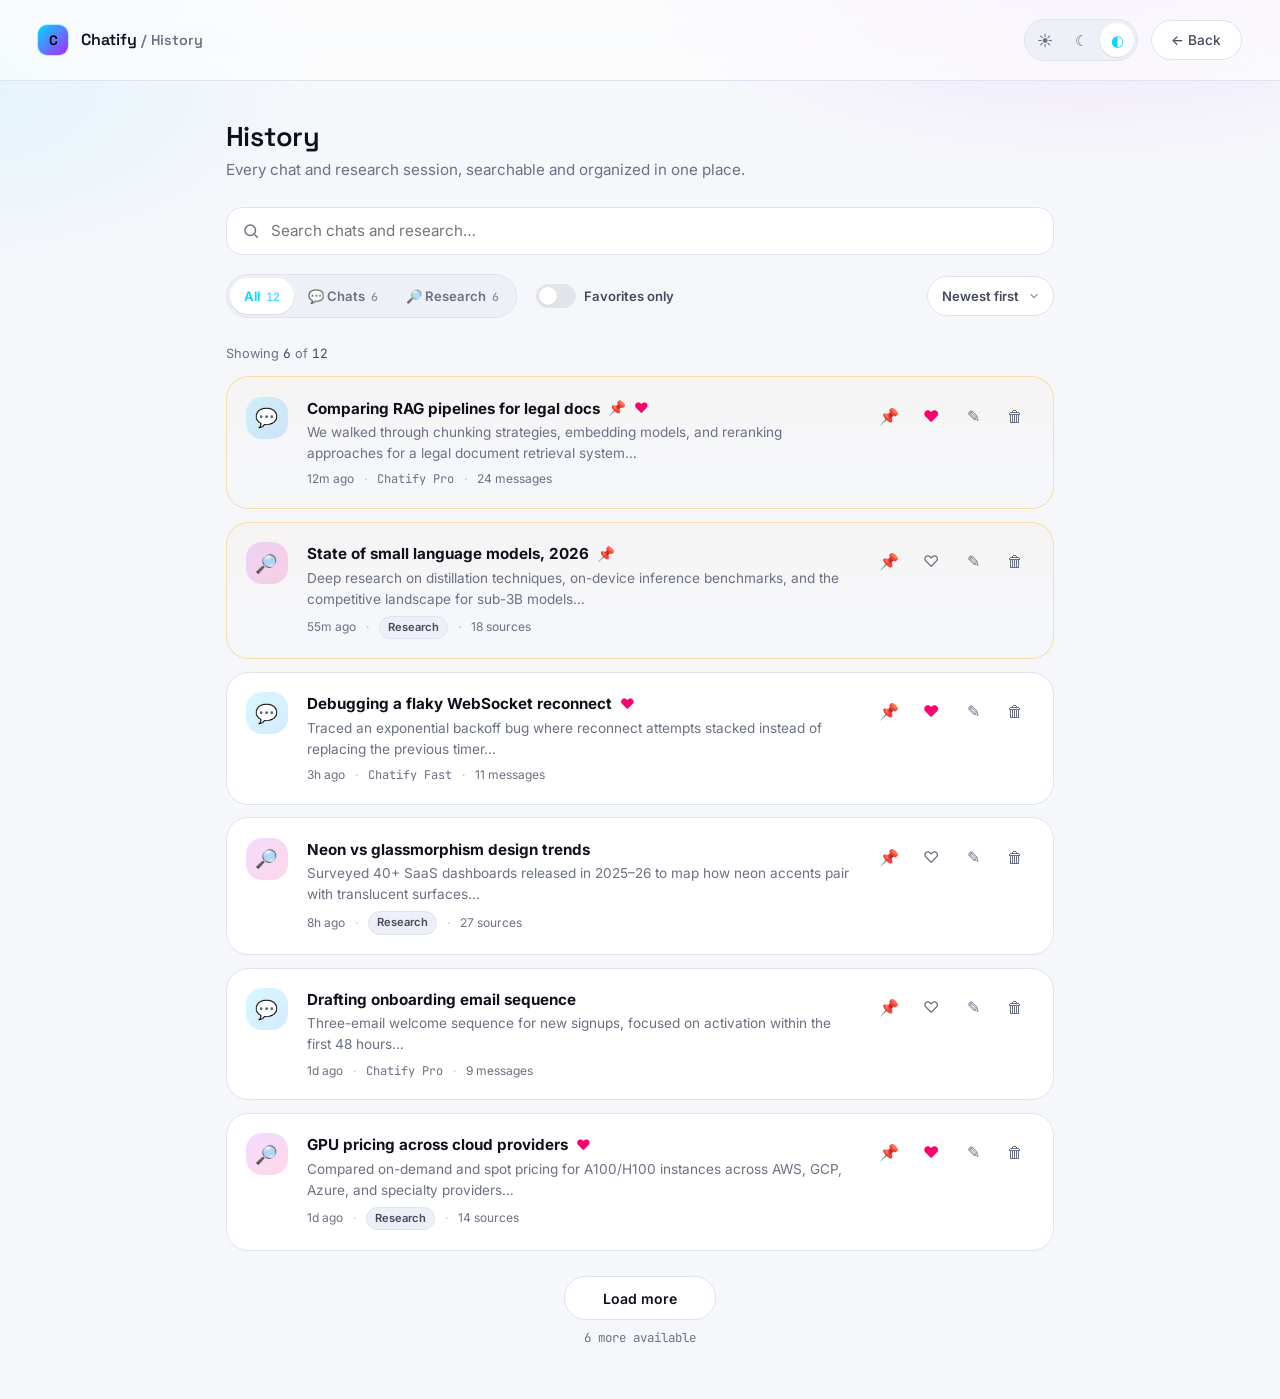
<file: FRONTEND/history.html>
<!DOCTYPE html>
<html lang="en">
<head>
<meta charset="UTF-8">
<meta name="viewport" content="width=device-width, initial-scale=1.0">
<link rel="stylesheet" href="C:\Users\Renewfy\Links\CHATIFY\STATIC\CSS\SizeAdjuster.css">
<meta name="description" content="Chatify AI — Your chat and research history">
<meta name="theme-color" content="#0a0a16">
<title>History — Chatify AI</title>

<link rel="preconnect" href="https://fonts.googleapis.com">
<link rel="preconnect" href="https://fonts.gstatic.com" crossorigin>
<link href="https://fonts.googleapis.com/css2?family=Space+Grotesk:wght@500;600;700&family=Inter:wght@400;500;600;700&family=JetBrains+Mono:wght@400;500&display=swap" rel="stylesheet">

<style>
/* ============================================================================
   DESIGN TOKENS — shared with account.html for a consistent Chatify AI feel
   ============================================================================ */

:root {
    --cyan: #00d9ff;
    --purple: #b024ff;
    --pink: #ff006e;
    --blue: #0080ff;
    --lime: #39ff14;

    --success: #2fe3a3;
    --error: #ff5470;
    --warning: #ffb020;

    --bg-0: #f6f7fb;
    --bg-1: #ffffff;
    --bg-2: #eef0f7;
    --ink-0: #10101c;
    --ink-1: #464a5e;
    --ink-2: #6b7184;
    --line: #dfe2ef;
    --glass: rgba(255, 255, 255, 0.6);
    --overlay: rgba(10, 10, 22, 0.55);
    --ring-track: rgba(16, 16, 28, 0.08);

    --shadow-sm: 0 1px 2px rgba(16, 16, 28, 0.06), 0 1px 1px rgba(16, 16, 28, 0.04);
    --shadow-md: 0 8px 24px rgba(16, 16, 28, 0.08);
    --shadow-glow: 0 0 0 1px rgba(0, 217, 255, 0.4), 0 0 24px rgba(0, 217, 255, 0.22);

    --sp-1: 0.4rem;
    --sp-2: 0.8rem;
    --sp-3: 1.2rem;
    --sp-4: 1.6rem;
    --sp-5: 2.4rem;
    --sp-6: 3.2rem;

    --radius-s: 0.6rem;
    --radius-m: 1rem;
    --radius-l: 1.4rem;
    --radius-full: 999px;

    --font-display: "Space Grotesk", "Inter", sans-serif;
    --font-body: "Inter", -apple-system, sans-serif;
    --font-mono: "JetBrains Mono", "Menlo", monospace;

    --ease: cubic-bezier(0.16, 1, 0.3, 1);
    --fast: 140ms var(--ease);
    --base: 240ms var(--ease);
}

html.dark {
    --bg-0: #0a0a16;
    --bg-1: #12121f;
    --bg-2: #191929;
    --ink-0: #f5f6fb;
    --ink-1: #c6cae0;
    --ink-2: #8b90ab;
    --line: #2a2b42;
    --glass: rgba(20, 20, 36, 0.55);
    --overlay: rgba(4, 4, 10, 0.7);
    --ring-track: rgba(255, 255, 255, 0.08);

    --shadow-sm: 0 1px 2px rgba(0, 0, 0, 0.4);
    --shadow-md: 0 12px 32px rgba(0, 0, 0, 0.45);
    --shadow-glow: 0 0 0 1px rgba(0, 217, 255, 0.5), 0 0 28px rgba(0, 217, 255, 0.3);
}

/* ============================================================================
   RESET & BASE
   ============================================================================ */

* { margin: 0; padding: 0; box-sizing: border-box; }
html, body { height: 100%; }

body {
    font-family: var(--font-body);
    background: var(--bg-0);
    color: var(--ink-0);
    line-height: 1.55;
    -webkit-font-smoothing: antialiased;
    transition: background-color var(--base), color var(--base);
}

body::before {
    content: '';
    position: fixed;
    inset: 0;
    z-index: -1;
    background:
        radial-gradient(60vw 40vh at 85% -5%, rgba(176, 36, 255, 0.10), transparent 60%),
        radial-gradient(50vw 35vh at -5% 10%, rgba(0, 217, 255, 0.08), transparent 60%);
    pointer-events: none;
}

h1, h2, h3, h4 {
    font-family: var(--font-display);
    font-weight: 600;
    letter-spacing: -0.01em;
    line-height: 1.25;
    color: var(--ink-0);
}

a { color: var(--cyan); text-decoration: underline; text-decoration-thickness: 1.5px; text-underline-offset: 2px; }
a:hover { text-decoration-thickness: 2px; }

button, input, select, textarea { font-family: inherit; color: inherit; }

:focus { outline: none; }
:focus-visible {
    outline: 2px solid var(--cyan);
    outline-offset: 3px;
    border-radius: var(--radius-s);
}

@media (prefers-reduced-motion: reduce) {
    *, *::before, *::after {
        animation-duration: 0.01ms !important;
        animation-iteration-count: 1 !important;
        transition-duration: 0.01ms !important;
        scroll-behavior: auto !important;
    }
}

::selection { background: rgba(0, 217, 255, 0.25); }
.mono { font-family: var(--font-mono); }

.sr-only {
    position: absolute;
    width: 1px; height: 1px;
    padding: 0; margin: -1px;
    overflow: hidden;
    clip: rect(0, 0, 0, 0);
    white-space: nowrap;
    border: 0;
}

/* Skip link */
.skip-link {
    position: absolute;
    top: -44px;
    left: var(--sp-3);
    background: var(--cyan);
    color: #05050a;
    padding: 10px 16px;
    border-radius: var(--radius-s);
    text-decoration: none;
    font-weight: 600;
    font-size: 0.85rem;
    z-index: 100;
    transition: top var(--fast);
}
.skip-link:focus { top: var(--sp-3); }

/* ============================================================================
   SHELL / TOPBAR
   ============================================================================ */

.shell { min-height: 100vh; display: flex; flex-direction: column; }

.topbar {
    position: sticky;
    top: 0;
    z-index: 40;
    display: flex;
    align-items: center;
    justify-content: space-between;
    gap: var(--sp-3);
    padding: var(--sp-3) var(--sp-5);
    background: var(--glass);
    backdrop-filter: blur(14px);
    -webkit-backdrop-filter: blur(14px);
    border-bottom: 1px solid var(--line);
}

.brand {
    display: flex;
    align-items: center;
    gap: var(--sp-2);
    font-family: var(--font-display);
    font-weight: 600;
    font-size: 1rem;
    color: var(--ink-0);
    text-decoration: none;
}
.brand:hover { text-decoration: none; }

.brand-mark {
    width: 30px; height: 30px;
    border-radius: 9px;
    display: grid;
    place-items: center;
    background: linear-gradient(135deg, var(--cyan), var(--purple));
    color: #05050a;
    font-weight: 700;
    font-size: 0.85rem;
    box-shadow: 0 0 0 1px rgba(0, 217, 255, 0.3);
}

.crumb { color: var(--ink-2); font-size: 0.9rem; }

.topbar-actions { display: flex; align-items: center; gap: var(--sp-2); }

.theme-switch {
    display: inline-flex;
    padding: 3px;
    gap: 2px;
    background: var(--bg-2);
    border: 1px solid var(--line);
    border-radius: var(--radius-full);
}
.theme-switch button {
    border: none;
    background: transparent;
    color: var(--ink-2);
    width: 34px; height: 34px;
    border-radius: var(--radius-full);
    display: grid;
    place-items: center;
    cursor: pointer;
    font-size: 0.95rem;
    transition: background var(--fast), color var(--fast);
}
.theme-switch button.active { background: var(--bg-1); color: var(--cyan); box-shadow: var(--shadow-sm); }

.btn-back {
    min-height: 40px;
    padding: 0 var(--sp-3);
    border-radius: var(--radius-full);
    border: 1px solid var(--line);
    background: var(--bg-1);
    color: var(--ink-1);
    font-size: 0.85rem;
    font-weight: 500;
    cursor: pointer;
    transition: border-color var(--fast), color var(--fast);
}
.btn-back:hover { border-color: var(--cyan); color: var(--cyan); }

/* ============================================================================
   MAIN
   ============================================================================ */

.main {
    flex: 1;
    width: 100%;
    max-width: 880px;
    margin: 0 auto;
    padding: var(--sp-5) var(--sp-4) var(--sp-6);
}

.page-lede { margin-bottom: var(--sp-4); }
.page-lede h1 { font-size: 1.7rem; margin-bottom: 4px; }
.page-lede p { color: var(--ink-2); font-size: 0.95rem; }

/* ---- Toolbar: search + filters ---- */

.toolbar {
    display: flex;
    flex-direction: column;
    gap: var(--sp-3);
    margin-bottom: var(--sp-4);
}

.search-box {
    position: relative;
    display: flex;
    align-items: center;
}

.search-box svg {
    position: absolute;
    left: 16px;
    width: 18px; height: 18px;
    color: var(--ink-2);
    pointer-events: none;
}

.search-box input {
    width: 100%;
    min-height: 48px;
    padding: 10px 44px;
    border-radius: var(--radius-m);
    border: 1px solid var(--line);
    background: var(--bg-1);
    color: var(--ink-0);
    font-size: 0.95rem;
    transition: border-color var(--fast), box-shadow var(--fast);
}
.search-box input:focus-visible {
    border-color: var(--cyan);
    box-shadow: 0 0 0 4px rgba(0, 217, 255, 0.14);
}

.search-clear {
    position: absolute;
    right: 8px;
    width: 32px; height: 32px;
    border: none;
    background: transparent;
    color: var(--ink-2);
    border-radius: 50%;
    cursor: pointer;
    display: none;
    align-items: center;
    justify-content: center;
    font-size: 1rem;
}
.search-clear.show { display: flex; }
.search-clear:hover { background: var(--bg-2); color: var(--ink-0); }

.filter-row {
    display: flex;
    align-items: center;
    justify-content: space-between;
    gap: var(--sp-3);
    flex-wrap: wrap;
}

.filter-left {
    display: flex;
    align-items: center;
    gap: var(--sp-3);
    flex-wrap: wrap;
}

.segmented {
    display: inline-flex;
    padding: 3px;
    background: var(--bg-2);
    border: 1px solid var(--line);
    border-radius: var(--radius-full);
}
.segmented button {
    border: none;
    background: transparent;
    color: var(--ink-2);
    padding: 7px 14px;
    min-height: 36px;
    border-radius: var(--radius-full);
    font-size: 0.82rem;
    font-weight: 600;
    cursor: pointer;
    transition: background var(--fast), color var(--fast);
    display: flex;
    align-items: center;
    gap: 6px;
}
.segmented button.active { background: var(--bg-1); color: var(--cyan); box-shadow: var(--shadow-sm); }
.segmented button .count { font-family: var(--font-mono); font-size: 0.72rem; opacity: 0.75; }

.select-sort {
    min-height: 40px;
    padding: 8px 34px 8px 14px;
    border-radius: var(--radius-full);
    border: 1px solid var(--line);
    background-color: var(--bg-1);
    color: var(--ink-1);
    font-size: 0.82rem;
    font-weight: 600;
    cursor: pointer;
    appearance: none;
    background-image: url("data:image/svg+xml,%3Csvg xmlns='http://www.w3.org/2000/svg' width='14' height='14' viewBox='0 0 24 24' fill='none' stroke='%238b90ab' stroke-width='2'%3E%3Cpath d='M6 9l6 6 6-6'/%3E%3C/svg%3E");
    background-repeat: no-repeat;
    background-position: right 12px center;
}
.select-sort:focus-visible { border-color: var(--cyan); }

.fav-filter {
    display: flex;
    align-items: center;
    gap: 8px;
    font-size: 0.82rem;
    font-weight: 600;
    color: var(--ink-1);
    cursor: pointer;
    user-select: none;
}

.switch {
    position: relative;
    width: 40px; height: 24px; min-height: 24px;
    border-radius: var(--radius-full);
    background: var(--ring-track);
    border: 1px solid var(--line);
    cursor: pointer;
    flex-shrink: 0;
    transition: background var(--fast), border-color var(--fast);
}
.switch::after {
    content: '';
    position: absolute;
    top: 2px; left: 2px;
    width: 18px; height: 18px;
    border-radius: 50%;
    background: white;
    box-shadow: var(--shadow-sm);
    transition: transform var(--fast);
}
.switch.on { background: linear-gradient(135deg, var(--cyan), var(--blue)); border-color: transparent; }
.switch.on::after { transform: translateX(16px); }

/* ---- Result count ---- */

.list-meta {
    display: flex;
    align-items: center;
    justify-content: space-between;
    margin-bottom: var(--sp-2);
    font-size: 0.8rem;
    color: var(--ink-2);
}
.list-meta .mono { color: var(--ink-1); }

.section-label {
    font-family: var(--font-display);
    font-size: 0.75rem;
    font-weight: 700;
    letter-spacing: 0.06em;
    text-transform: uppercase;
    color: var(--ink-2);
    display: flex;
    align-items: center;
    gap: 8px;
    margin: var(--sp-4) 0 var(--sp-2);
}
.section-label:first-child { margin-top: 0; }
.section-label .pin-ico { color: var(--warning); }

/* ============================================================================
   HISTORY LIST / CARDS
   ============================================================================ */

.history-list {
    display: flex;
    flex-direction: column;
    gap: var(--sp-2);
    list-style: none;
}

.history-item {
    display: flex;
    align-items: flex-start;
    gap: var(--sp-3);
    background: var(--bg-1);
    border: 1px solid var(--line);
    border-radius: var(--radius-l);
    padding: var(--sp-3) var(--sp-3);
    transition: border-color var(--fast), transform var(--fast), box-shadow var(--fast);
    animation: rise 0.3s var(--ease);
}
.history-item:hover { border-color: rgba(0, 217, 255, 0.35); box-shadow: var(--shadow-sm); }
.history-item.pinned { border-color: rgba(255, 176, 32, 0.35); background: linear-gradient(180deg, rgba(255, 176, 32, 0.04), transparent 60%); }

@keyframes rise {
    from { opacity: 0; transform: translateY(4px); }
    to { opacity: 1; transform: translateY(0); }
}

.item-icon {
    flex-shrink: 0;
    width: 42px; height: 42px;
    border-radius: var(--radius-m);
    display: grid;
    place-items: center;
    font-size: 1.15rem;
}
.item-icon.chat { background: linear-gradient(135deg, rgba(0, 217, 255, 0.16), rgba(0, 128, 255, 0.16)); color: var(--cyan); }
.item-icon.research { background: linear-gradient(135deg, rgba(176, 36, 255, 0.16), rgba(255, 0, 110, 0.16)); color: var(--purple); }

.item-body { flex: 1; min-width: 0; }

.item-title-row {
    display: flex;
    align-items: center;
    gap: 8px;
    margin-bottom: 2px;
}

.item-title {
    font-family: var(--font-body);
    font-size: 0.95rem;
    font-weight: 700;
    color: var(--ink-0);
    white-space: nowrap;
    overflow: hidden;
    text-overflow: ellipsis;
}

.item-title-input {
    font-family: var(--font-body);
    font-size: 0.95rem;
    font-weight: 700;
    color: var(--ink-0);
    background: var(--bg-0);
    border: 1px solid var(--cyan);
    border-radius: 6px;
    padding: 3px 8px;
    width: 100%;
    max-width: 320px;
}

.badge-pin, .badge-fav {
    flex-shrink: 0;
    font-size: 0.9rem;
    line-height: 1;
}
.badge-pin { color: var(--warning); }
.badge-fav { color: var(--pink); }

.item-snippet {
    font-size: 0.85rem;
    color: var(--ink-2);
    overflow: hidden;
    text-overflow: ellipsis;
    display: -webkit-box;
    -webkit-line-clamp: 2;
    line-clamp: 2;
    -webkit-box-orient: vertical;
    margin-bottom: 6px;
}

.item-meta {
    display: flex;
    align-items: center;
    gap: 10px;
    flex-wrap: wrap;
    font-size: 0.75rem;
    color: var(--ink-2);
}
.item-meta .dot-sep { opacity: 0.5; }
.item-meta .mono { font-family: var(--font-mono); }
.item-tag {
    display: inline-flex;
    align-items: center;
    padding: 2px 8px;
    border-radius: var(--radius-full);
    background: var(--bg-2);
    border: 1px solid var(--line);
    font-size: 0.7rem;
    font-weight: 600;
    color: var(--ink-1);
}

.item-actions {
    flex-shrink: 0;
    display: flex;
    align-items: center;
    gap: 4px;
}

.icon-btn {
    width: 38px; height: 38px;
    border-radius: var(--radius-s);
    border: 1px solid transparent;
    background: transparent;
    color: var(--ink-2);
    display: grid;
    place-items: center;
    cursor: pointer;
    font-size: 1rem;
    transition: background var(--fast), color var(--fast), border-color var(--fast);
}
.icon-btn:hover { background: var(--bg-2); color: var(--ink-0); border-color: var(--line); }
.icon-btn.active-pin { color: var(--warning); }
.icon-btn.active-fav { color: var(--pink); }
.icon-btn.danger:hover { background: rgba(255, 84, 112, 0.1); color: var(--error); border-color: rgba(255, 84, 112, 0.3); }

@media (max-width: 640px) {
    .history-item { flex-wrap: wrap; }
    .item-actions { margin-left: 54px; }
}

/* ============================================================================
   EMPTY & NO-RESULTS STATES
   ============================================================================ */

.state-panel {
    display: none;
    flex-direction: column;
    align-items: center;
    text-align: center;
    padding: var(--sp-6) var(--sp-4);
    border: 1px dashed var(--line);
    border-radius: var(--radius-l);
    background: var(--bg-1);
}
.state-panel.show { display: flex; }

.state-icon {
    width: 64px; height: 64px;
    border-radius: 50%;
    display: grid;
    place-items: center;
    font-size: 1.8rem;
    background: linear-gradient(135deg, rgba(0, 217, 255, 0.14), rgba(176, 36, 255, 0.14));
    margin-bottom: var(--sp-3);
}

.state-panel h3 { font-size: 1.05rem; margin-bottom: 6px; }
.state-panel p { color: var(--ink-2); font-size: 0.88rem; max-width: 360px; margin-bottom: var(--sp-3); }

.state-actions { display: flex; gap: var(--sp-2); flex-wrap: wrap; justify-content: center; }

.btn {
    min-height: 44px;
    padding: 0 var(--sp-4);
    border-radius: var(--radius-s);
    font-size: 0.88rem;
    font-weight: 600;
    cursor: pointer;
    transition: transform var(--fast), box-shadow var(--fast), background var(--fast), border-color var(--fast), color var(--fast);
    border: 1px solid transparent;
}
.btn:active { transform: scale(0.98); }

.btn-ghost { background: transparent; border-color: var(--line); color: var(--ink-1); }
.btn-ghost:hover { border-color: var(--ink-2); color: var(--ink-0); }

.btn-solid {
    background: linear-gradient(135deg, var(--cyan), var(--blue));
    color: #05050a;
    box-shadow: var(--shadow-glow);
    text-decoration: none;
    display: inline-flex;
    align-items: center;
}
.btn-solid:hover { filter: brightness(1.06); }

/* ============================================================================
   LOAD MORE
   ============================================================================ */

.load-more-row {
    display: flex;
    flex-direction: column;
    align-items: center;
    gap: 8px;
    margin-top: var(--sp-4);
}

.btn-load-more {
    min-height: 44px;
    padding: 0 var(--sp-5);
    border-radius: var(--radius-full);
    border: 1px solid var(--line);
    background: var(--bg-1);
    color: var(--ink-0);
    font-weight: 600;
    font-size: 0.88rem;
    cursor: pointer;
    transition: border-color var(--fast), color var(--fast);
}
.btn-load-more:hover { border-color: var(--cyan); color: var(--cyan); }
.btn-load-more:disabled { opacity: 0.5; cursor: not-allowed; }

.load-more-count { font-size: 0.78rem; color: var(--ink-2); font-family: var(--font-mono); }

/* ============================================================================
   CONFIRM MODAL (accessible — replaces native confirm())
   ============================================================================ */

.modal-overlay {
    position: fixed;
    inset: 0;
    background: var(--overlay);
    backdrop-filter: blur(4px);
    display: none;
    align-items: center;
    justify-content: center;
    padding: var(--sp-3);
    z-index: 70;
}
.modal-overlay.show { display: flex; }

.modal {
    width: 100%;
    max-width: 380px;
    background: var(--bg-1);
    border: 1px solid var(--line);
    border-radius: var(--radius-l);
    padding: var(--sp-4);
    box-shadow: var(--shadow-md);
}
.modal h2 { font-size: 1.05rem; margin-bottom: 6px; }
.modal p { color: var(--ink-2); font-size: 0.88rem; margin-bottom: var(--sp-4); }
.modal-actions { display: flex; justify-content: flex-end; gap: var(--sp-2); }

.btn-danger {
    background: linear-gradient(135deg, var(--error), #ff5470);
    color: white;
    border: none;
}
.btn-danger:hover { filter: brightness(1.08); }

/* ============================================================================
   TOAST
   ============================================================================ */

.toast {
    position: fixed;
    left: 50%;
    bottom: 32px;
    transform: translate(-50%, 12px);
    display: flex;
    align-items: center;
    gap: 10px;
    padding: 12px 18px;
    border-radius: var(--radius-full);
    background: var(--ink-0);
    color: var(--bg-1);
    font-size: 0.85rem;
    font-weight: 600;
    box-shadow: var(--shadow-md);
    opacity: 0;
    pointer-events: none;
    transition: opacity var(--base), transform var(--base);
    z-index: 80;
}
.toast.show { opacity: 1; transform: translate(-50%, 0); }
.toast .dot { width: 7px; height: 7px; border-radius: 50%; background: var(--success); flex-shrink: 0; }

/* ============================================================================
   RESPONSIVE
   ============================================================================ */

@media (max-width: 768px) {
    .main { padding: var(--sp-4) var(--sp-3) var(--sp-6); }
    .topbar { padding: var(--sp-2) var(--sp-3); }
}

@media (max-width: 480px) {
    .search-box input, .select-sort, .icon-btn, .switch { font-size: 16px; }
    .filter-row { flex-direction: column; align-items: stretch; }
    .filter-left { justify-content: space-between; }
    .segmented { flex: 1; justify-content: space-between; }
}

        .logo-img {
            width: 32px;
            height: 32px;
            object-fit: contain;
            display: block;
        }
        </style>
</head>
<body>

<a href="#main-content" class="skip-link">Skip to main content</a>

<div class="shell">

    <header class="topbar">
        <a href="dashboard.html" class="brand">
            <span class="brand-mark" aria-hidden="true">C</span>
            <span>Chatify <span class="crumb">/ History</span></span>
        </a>
        <div class="topbar-actions">
            <div class="theme-switch" role="group" aria-label="Theme">
                <button type="button" data-theme="light" title="Light" aria-label="Light theme" aria-pressed="false">☀</button>
                <button type="button" data-theme="dark" title="Dark" aria-label="Dark theme" aria-pressed="false">☾</button>
                <button type="button" data-theme="system" title="System" aria-label="Match system theme" aria-pressed="true">◐</button>
            </div>
            <button class="btn-back" id="backBtn">← Back</button>
        </div>
    </header>

    <main class="main" id="main-content">

        <div class="page-lede">
            <h1>History</h1>
            <p>Every chat and research session, searchable and organized in one place.</p>
        </div>

        <!-- ===== TOOLBAR ===== -->
        <div class="toolbar">
            <div class="search-box">
                <svg viewBox="0 0 24 24" fill="none" stroke="currentColor" stroke-width="2" aria-hidden="true">
                    <circle cx="11" cy="11" r="7"></circle>
                    <line x1="21" y1="21" x2="16.65" y2="16.65"></line>
                </svg>
                <label for="searchInput" class="sr-only">Search chats and research</label>
                <input type="search" id="searchInput" placeholder="Search chats and research…" autocomplete="off">
                <button class="search-clear" id="searchClear" aria-label="Clear search">✕</button>
            </div>

            <div class="filter-row">
                <div class="filter-left">
                    <div class="segmented" role="group" aria-label="Filter by type" id="typeFilter">
                        <button type="button" data-type="all" class="active">All <span class="count mono" id="countAll">0</span></button>
                        <button type="button" data-type="chat">💬 Chats <span class="count mono" id="countChat">0</span></button>
                        <button type="button" data-type="research">🔎 Research <span class="count mono" id="countResearch">0</span></button>
                    </div>

                    <label class="fav-filter">
                        <div class="switch" id="favSwitch" role="switch" aria-checked="false" tabindex="0" aria-label="Show favorites only"></div>
                        Favorites only
                    </label>
                </div>

                <select class="select-sort" id="sortSelect" aria-label="Sort order">
                    <option value="newest">Newest first</option>
                    <option value="oldest">Oldest first</option>
                    <option value="az">Title A–Z</option>
                </select>
            </div>
        </div>

        <!-- ===== RESULT COUNT ===== -->
        <div class="list-meta" id="listMeta" role="status" aria-live="polite">
            <span>Showing <span class="mono" id="showingCount">0</span> of <span class="mono" id="totalCount">0</span></span>
        </div>

        <!-- ===== HISTORY LIST ===== -->
        <ul class="history-list" id="historyList" aria-label="History items"></ul>

        <!-- ===== EMPTY STATE (no history at all) ===== -->
        <div class="state-panel" id="emptyState">
            <div class="state-icon" aria-hidden="true">🗂️</div>
            <h3>No history yet</h3>
            <p>Your chats and research sessions will show up here once you start using Chatify.</p>
            <div class="state-actions">
                <a href="chat.html" class="btn btn-solid">Start a chat</a>
                <a href="research.html" class="btn btn-ghost">Start research</a>
            </div>
        </div>

        <!-- ===== NO RESULTS STATE (filters/search yield nothing) ===== -->
        <div class="state-panel" id="noResultsState">
            <div class="state-icon" aria-hidden="true">🔍</div>
            <h3>No matches found</h3>
            <p>Try a different search term, or clear your filters to see everything.</p>
            <div class="state-actions">
                <button class="btn btn-ghost" id="clearFiltersBtn">Clear filters</button>
            </div>
        </div>

        <!-- ===== LOAD MORE ===== -->
        <div class="load-more-row" id="loadMoreRow">
            <button class="btn-load-more" id="loadMoreBtn">Load more</button>
            <span class="load-more-count mono" id="loadMoreCount"></span>
        </div>

    </main>

    <!-- ===== CONFIRM DELETE MODAL ===== -->
    <div class="modal-overlay" id="confirmModal" role="alertdialog" aria-modal="true" aria-labelledby="confirmTitle" aria-describedby="confirmMessage">
        <div class="modal">
            <h2 id="confirmTitle">Delete this item?</h2>
            <p id="confirmMessage">This can't be undone.</p>
            <div class="modal-actions">
                <button class="btn btn-ghost" id="confirmCancel">Cancel</button>
                <button class="btn btn-danger" id="confirmDelete">Delete</button>
            </div>
        </div>
    </div>

    <div class="toast" id="toast" role="status" aria-live="polite" aria-atomic="true">
        <span class="dot" aria-hidden="true"></span> <span id="toastText">Saved</span>
    </div>

</div>

<script>
/* ============================================================================
   THEME — tri-state, persisted (matches account.html)
   ============================================================================ */

const themeButtons = document.querySelectorAll('[data-theme]');
const media = window.matchMedia('(prefers-color-scheme: dark)');

function applyTheme(mode) {
    const resolved = mode === 'system' ? (media.matches ? 'dark' : 'light') : mode;
    document.documentElement.classList.toggle('dark', resolved === 'dark');
    themeButtons.forEach(btn => {
        const isActive = btn.dataset.theme === mode;
        btn.classList.toggle('active', isActive);
        btn.setAttribute('aria-pressed', isActive ? 'true' : 'false');
    });
    localStorage.setItem('chatify_theme', mode);
}
function initTheme() {
    applyTheme(localStorage.getItem('chatify_theme') || 'system');
}
themeButtons.forEach(btn => btn.addEventListener('click', () => applyTheme(btn.dataset.theme)));
media.addEventListener('change', () => {
    if ((localStorage.getItem('chatify_theme') || 'system') === 'system') applyTheme('system');
});
initTheme();

document.getElementById('backBtn').addEventListener('click', () => history.back());

/* ============================================================================
   SEED DATA
   Ready for future database integration — this array is the only place
   that needs to be swapped for a fetch('/api/history') call. Every item
   already carries the shape a backend record would have.
   ============================================================================ */

let historyData = [
    { id: 'h1', type: 'chat', title: 'Comparing RAG pipelines for legal docs', snippet: 'We walked through chunking strategies, embedding models, and reranking approaches for a legal document retrieval system…', model: 'Chatify Pro', count: 24, updated: Date.now() - 1000 * 60 * 12, pinned: true, favorite: true },
    { id: 'h2', type: 'research', title: 'State of small language models, 2026', snippet: 'Deep research on distillation techniques, on-device inference benchmarks, and the competitive landscape for sub-3B models…', sources: 18, updated: Date.now() - 1000 * 60 * 55, pinned: true, favorite: false },
    { id: 'h3', type: 'chat', title: 'Debugging a flaky WebSocket reconnect', snippet: 'Traced an exponential backoff bug where reconnect attempts stacked instead of replacing the previous timer…', model: 'Chatify Fast', count: 11, updated: Date.now() - 1000 * 60 * 60 * 3, pinned: false, favorite: true },
    { id: 'h4', type: 'research', title: 'Neon vs glassmorphism design trends', snippet: 'Surveyed 40+ SaaS dashboards released in 2025–26 to map how neon accents pair with translucent surfaces…', sources: 27, updated: Date.now() - 1000 * 60 * 60 * 8, pinned: false, favorite: false },
    { id: 'h5', type: 'chat', title: 'Drafting onboarding email sequence', snippet: 'Three-email welcome sequence for new signups, focused on activation within the first 48 hours…', model: 'Chatify Pro', count: 9, updated: Date.now() - 1000 * 60 * 60 * 26, pinned: false, favorite: false },
    { id: 'h6', type: 'research', title: 'GPU pricing across cloud providers', snippet: 'Compared on-demand and spot pricing for A100/H100 instances across AWS, GCP, Azure, and specialty providers…', sources: 14, updated: Date.now() - 1000 * 60 * 60 * 30, pinned: false, favorite: true },
    { id: 'h7', type: 'chat', title: 'Refactor plan for the auth module', snippet: 'Outlined a migration path from session cookies to short-lived JWTs with refresh token rotation…', model: 'Chatify Fast', count: 31, updated: Date.now() - 1000 * 60 * 60 * 48, pinned: false, favorite: false },
    { id: 'h8', type: 'research', title: 'Consumer sentiment on AI chat assistants', snippet: 'Synthesized survey data and social listening on trust, usefulness, and privacy concerns around AI chat products…', sources: 22, updated: Date.now() - 1000 * 60 * 60 * 72, pinned: false, favorite: false },
    { id: 'h9', type: 'chat', title: 'Naming ideas for the mobile app', snippet: 'Brainstormed twenty short, memorable names that pair well with the existing Chatify brand mark…', model: 'Chatify Pro', count: 6, updated: Date.now() - 1000 * 60 * 60 * 96, pinned: false, favorite: false },
    { id: 'h10', type: 'research', title: 'Timezone handling edge cases', snippet: 'Catalogued DST transition bugs, historical offset changes, and testing strategies for a scheduling feature…', sources: 9, updated: Date.now() - 1000 * 60 * 60 * 120, pinned: false, favorite: false },
    { id: 'h11', type: 'chat', title: 'Explaining vector databases to a PM', snippet: 'A plain-language walkthrough of embeddings, similarity search, and when a vector DB actually helps…', model: 'Chatify Fast', count: 15, updated: Date.now() - 1000 * 60 * 60 * 150, pinned: false, favorite: false },
    { id: 'h12', type: 'research', title: 'Competitor feature matrix — Q2', snippet: 'Feature-by-feature comparison across five competing AI research platforms, updated for the Q2 review…', sources: 31, updated: Date.now() - 1000 * 60 * 60 * 200, pinned: false, favorite: false },
];

/* ============================================================================
   STATE
   ============================================================================ */

let state = {
    search: '',
    type: 'all',
    favoritesOnly: false,
    sort: 'newest',
    visibleCount: 6,
};
const PAGE_SIZE = 6;

/* ============================================================================
   TOAST
   ============================================================================ */

const toast = document.getElementById('toast');
const toastText = document.getElementById('toastText');
function showToast(msg) {
    toastText.textContent = msg;
    toast.classList.add('show');
    clearTimeout(showToast._t);
    showToast._t = setTimeout(() => toast.classList.remove('show'), 2200);
}

/* ============================================================================
   FORMAT HELPERS
   ============================================================================ */

function timeAgo(ts) {
    const diff = Date.now() - ts;
    const min = Math.floor(diff / 60000);
    if (min < 1) return 'just now';
    if (min < 60) return `${min}m ago`;
    const hr = Math.floor(min / 60);
    if (hr < 24) return `${hr}h ago`;
    const day = Math.floor(hr / 24);
    return `${day}d ago`;
}

function escapeHtml(str) {
    const div = document.createElement('div');
    div.textContent = str;
    return div.innerHTML;
}

/* ============================================================================
   FILTER / SORT PIPELINE
   ============================================================================ */

function getFiltered() {
    let items = historyData.filter(item => {
        if (state.type !== 'all' && item.type !== state.type) return false;
        if (state.favoritesOnly && !item.favorite) return false;
        if (state.search) {
            const q = state.search.toLowerCase();
            if (!item.title.toLowerCase().includes(q) && !item.snippet.toLowerCase().includes(q)) return false;
        }
        return true;
    });

    items.sort((a, b) => {
        if (state.sort === 'newest') return b.updated - a.updated;
        if (state.sort === 'oldest') return a.updated - b.updated;
        if (state.sort === 'az') return a.title.localeCompare(b.title);
        return 0;
    });

    // Pinned items always float to top, preserving the chosen sort within each group
    const pinned = items.filter(i => i.pinned);
    const rest = items.filter(i => !i.pinned);
    return { pinned, rest, all: [...pinned, ...rest] };
}

/* ============================================================================
   RENDER
   ============================================================================ */

const listEl = document.getElementById('historyList');
const emptyState = document.getElementById('emptyState');
const noResultsState = document.getElementById('noResultsState');
const loadMoreRow = document.getElementById('loadMoreRow');
const loadMoreBtn = document.getElementById('loadMoreBtn');
const loadMoreCount = document.getElementById('loadMoreCount');
const listMeta = document.getElementById('listMeta');
const showingCountEl = document.getElementById('showingCount');
const totalCountEl = document.getElementById('totalCount');

function itemHtml(item) {
    const icon = item.type === 'chat' ? '💬' : '🔎';
    const metaRight = item.type === 'chat'
        ? `<span class="mono">${item.model}</span><span class="dot-sep">·</span><span>${item.count} messages</span>`
        : `<span class="item-tag">Research</span><span class="dot-sep">·</span><span>${item.sources} sources</span>`;

    return `
    <li class="history-item ${item.pinned ? 'pinned' : ''}" data-id="${item.id}">
        <div class="item-icon ${item.type}" aria-hidden="true">${icon}</div>
        <div class="item-body">
            <div class="item-title-row">
                <span class="item-title" id="title-${item.id}">${escapeHtml(item.title)}</span>
                ${item.pinned ? '<span class="badge-pin" title="Pinned" aria-label="Pinned">📌</span>' : ''}
                ${item.favorite ? '<span class="badge-fav" title="Favorite" aria-label="Favorite">♥</span>' : ''}
            </div>
            <p class="item-snippet">${escapeHtml(item.snippet)}</p>
            <div class="item-meta">
                <span>${timeAgo(item.updated)}</span>
                <span class="dot-sep">·</span>
                ${metaRight}
            </div>
        </div>
        <div class="item-actions">
            <button class="icon-btn ${item.pinned ? 'active-pin' : ''}" data-action="pin" aria-label="${item.pinned ? 'Unpin' : 'Pin'} this item" title="${item.pinned ? 'Unpin' : 'Pin'}">📌</button>
            <button class="icon-btn ${item.favorite ? 'active-fav' : ''}" data-action="favorite" aria-label="${item.favorite ? 'Remove from favorites' : 'Add to favorites'}" title="${item.favorite ? 'Unfavorite' : 'Favorite'}">${item.favorite ? '♥' : '♡'}</button>
            <button class="icon-btn" data-action="rename" aria-label="Rename this item" title="Rename">✎</button>
            <button class="icon-btn danger" data-action="delete" aria-label="Delete this item" title="Delete">🗑</button>
        </div>
    </li>`;
}

function render() {
    // Update type counts
    document.getElementById('countAll').textContent = historyData.length;
    document.getElementById('countChat').textContent = historyData.filter(i => i.type === 'chat').length;
    document.getElementById('countResearch').textContent = historyData.filter(i => i.type === 'research').length;

    if (historyData.length === 0) {
        listEl.innerHTML = '';
        emptyState.classList.add('show');
        noResultsState.classList.remove('show');
        loadMoreRow.style.display = 'none';
        listMeta.style.display = 'none';
        return;
    }
    listMeta.style.display = 'flex';

    const { all } = getFiltered();

    if (all.length === 0) {
        listEl.innerHTML = '';
        emptyState.classList.remove('show');
        noResultsState.classList.add('show');
        loadMoreRow.style.display = 'none';
        showingCountEl.textContent = '0';
        totalCountEl.textContent = historyData.length;
        return;
    }

    emptyState.classList.remove('show');
    noResultsState.classList.remove('show');

    const visible = all.slice(0, state.visibleCount);
    listEl.innerHTML = visible.map(itemHtml).join('');

    showingCountEl.textContent = visible.length;
    totalCountEl.textContent = all.length;

    if (state.visibleCount < all.length) {
        loadMoreRow.style.display = 'flex';
        loadMoreBtn.disabled = false;
        loadMoreBtn.textContent = 'Load more';
        loadMoreCount.textContent = `${all.length - visible.length} more available`;
    } else {
        loadMoreRow.style.display = all.length > PAGE_SIZE ? 'flex' : 'none';
        loadMoreBtn.disabled = true;
        loadMoreBtn.textContent = 'All caught up';
        loadMoreCount.textContent = '';
    }

    attachItemListeners();
}

/* ============================================================================
   ITEM ACTIONS — pin, favorite, rename, delete
   ============================================================================ */

let pendingDeleteId = null;

function attachItemListeners() {
    listEl.querySelectorAll('.history-item').forEach(li => {
        const id = li.dataset.id;
        const item = historyData.find(i => i.id === id);

        li.querySelector('[data-action="pin"]').addEventListener('click', () => {
            item.pinned = !item.pinned;
            render();
            showToast(item.pinned ? 'Pinned to top' : 'Unpinned');
        });

        li.querySelector('[data-action="favorite"]').addEventListener('click', () => {
            item.favorite = !item.favorite;
            render();
        });

        li.querySelector('[data-action="rename"]').addEventListener('click', () => startRename(id));

        li.querySelector('[data-action="delete"]').addEventListener('click', () => {
            pendingDeleteId = id;
            document.getElementById('confirmTitle').textContent = `Delete "${item.title}"?`;
            document.getElementById('confirmMessage').textContent = `This ${item.type === 'chat' ? 'conversation' : 'research session'} will be permanently removed. This can't be undone.`;
            openConfirm();
        });
    });
}

function startRename(id) {
    const item = historyData.find(i => i.id === id);
    const titleSpan = document.getElementById(`title-${id}`);
    if (!titleSpan) return;

    const input = document.createElement('input');
    input.type = 'text';
    input.className = 'item-title-input';
    input.value = item.title;
    input.setAttribute('aria-label', 'Rename item');
    titleSpan.replaceWith(input);
    input.focus();
    input.select();

    function commit() {
        const newTitle = input.value.trim();
        if (newTitle) {
            item.title = newTitle;
            showToast('Renamed');
        }
        render();
    }
    function cancel() { render(); }

    input.addEventListener('blur', commit);
    input.addEventListener('keydown', (e) => {
        if (e.key === 'Enter') { e.preventDefault(); commit(); }
        if (e.key === 'Escape') { e.preventDefault(); cancel(); }
    });
}

/* ============================================================================
   CONFIRM MODAL
   ============================================================================ */

const confirmModal = document.getElementById('confirmModal');
let lastFocusedBeforeModal = null;

function openConfirm() {
    lastFocusedBeforeModal = document.activeElement;
    confirmModal.classList.add('show');
    document.getElementById('confirmCancel').focus();
    document.addEventListener('keydown', onModalKeydown);
}
function closeConfirm() {
    confirmModal.classList.remove('show');
    document.removeEventListener('keydown', onModalKeydown);
    if (lastFocusedBeforeModal) lastFocusedBeforeModal.focus();
    pendingDeleteId = null;
}
function onModalKeydown(e) {
    if (e.key === 'Escape') closeConfirm();
}

document.getElementById('confirmCancel').addEventListener('click', closeConfirm);
document.getElementById('confirmDelete').addEventListener('click', () => {
    if (pendingDeleteId) {
        historyData = historyData.filter(i => i.id !== pendingDeleteId);
        showToast('Deleted');
    }
    closeConfirm();
    render();
});
confirmModal.addEventListener('click', (e) => {
    if (e.target === confirmModal) closeConfirm();
});

/* ============================================================================
   TOOLBAR EVENTS
   ============================================================================ */

const searchInput = document.getElementById('searchInput');
const searchClear = document.getElementById('searchClear');

function debounce(fn, delay = 250) {
    let t;
    return (...args) => { clearTimeout(t); t = setTimeout(() => fn(...args), delay); };
}

searchInput.addEventListener('input', debounce(() => {
    state.search = searchInput.value.trim();
    state.visibleCount = PAGE_SIZE;
    searchClear.classList.toggle('show', state.search.length > 0);
    render();
}, 200));

searchClear.addEventListener('click', () => {
    searchInput.value = '';
    state.search = '';
    state.visibleCount = PAGE_SIZE;
    searchClear.classList.remove('show');
    render();
    searchInput.focus();
});

document.querySelectorAll('#typeFilter button').forEach(btn => {
    btn.addEventListener('click', () => {
        document.querySelectorAll('#typeFilter button').forEach(b => b.classList.remove('active'));
        btn.classList.add('active');
        state.type = btn.dataset.type;
        state.visibleCount = PAGE_SIZE;
        render();
    });
});

const favSwitch = document.getElementById('favSwitch');
function toggleFav() {
    const on = favSwitch.classList.toggle('on');
    favSwitch.setAttribute('aria-checked', on ? 'true' : 'false');
    state.favoritesOnly = on;
    state.visibleCount = PAGE_SIZE;
    render();
}
favSwitch.addEventListener('click', toggleFav);
favSwitch.addEventListener('keydown', (e) => {
    if (e.key === 'Enter' || e.key === ' ') { e.preventDefault(); toggleFav(); }
});

document.getElementById('sortSelect').addEventListener('change', (e) => {
    state.sort = e.target.value;
    render();
});

document.getElementById('loadMoreBtn').addEventListener('click', () => {
    state.visibleCount += PAGE_SIZE;
    render();
});

document.getElementById('clearFiltersBtn').addEventListener('click', () => {
    state = { search: '', type: 'all', favoritesOnly: false, sort: 'newest', visibleCount: PAGE_SIZE };
    searchInput.value = '';
    searchClear.classList.remove('show');
    document.querySelectorAll('#typeFilter button').forEach(b => b.classList.toggle('active', b.dataset.type === 'all'));
    favSwitch.classList.remove('on');
    favSwitch.setAttribute('aria-checked', 'false');
    document.getElementById('sortSelect').value = 'newest';
    render();
});

/* ============================================================================
   INIT
   ============================================================================ */

render();
console.log('Chatify AI · history.html — ready for backend integration (replace historyData with GET /api/history)');
</script>

</body>
</html>
</file>
